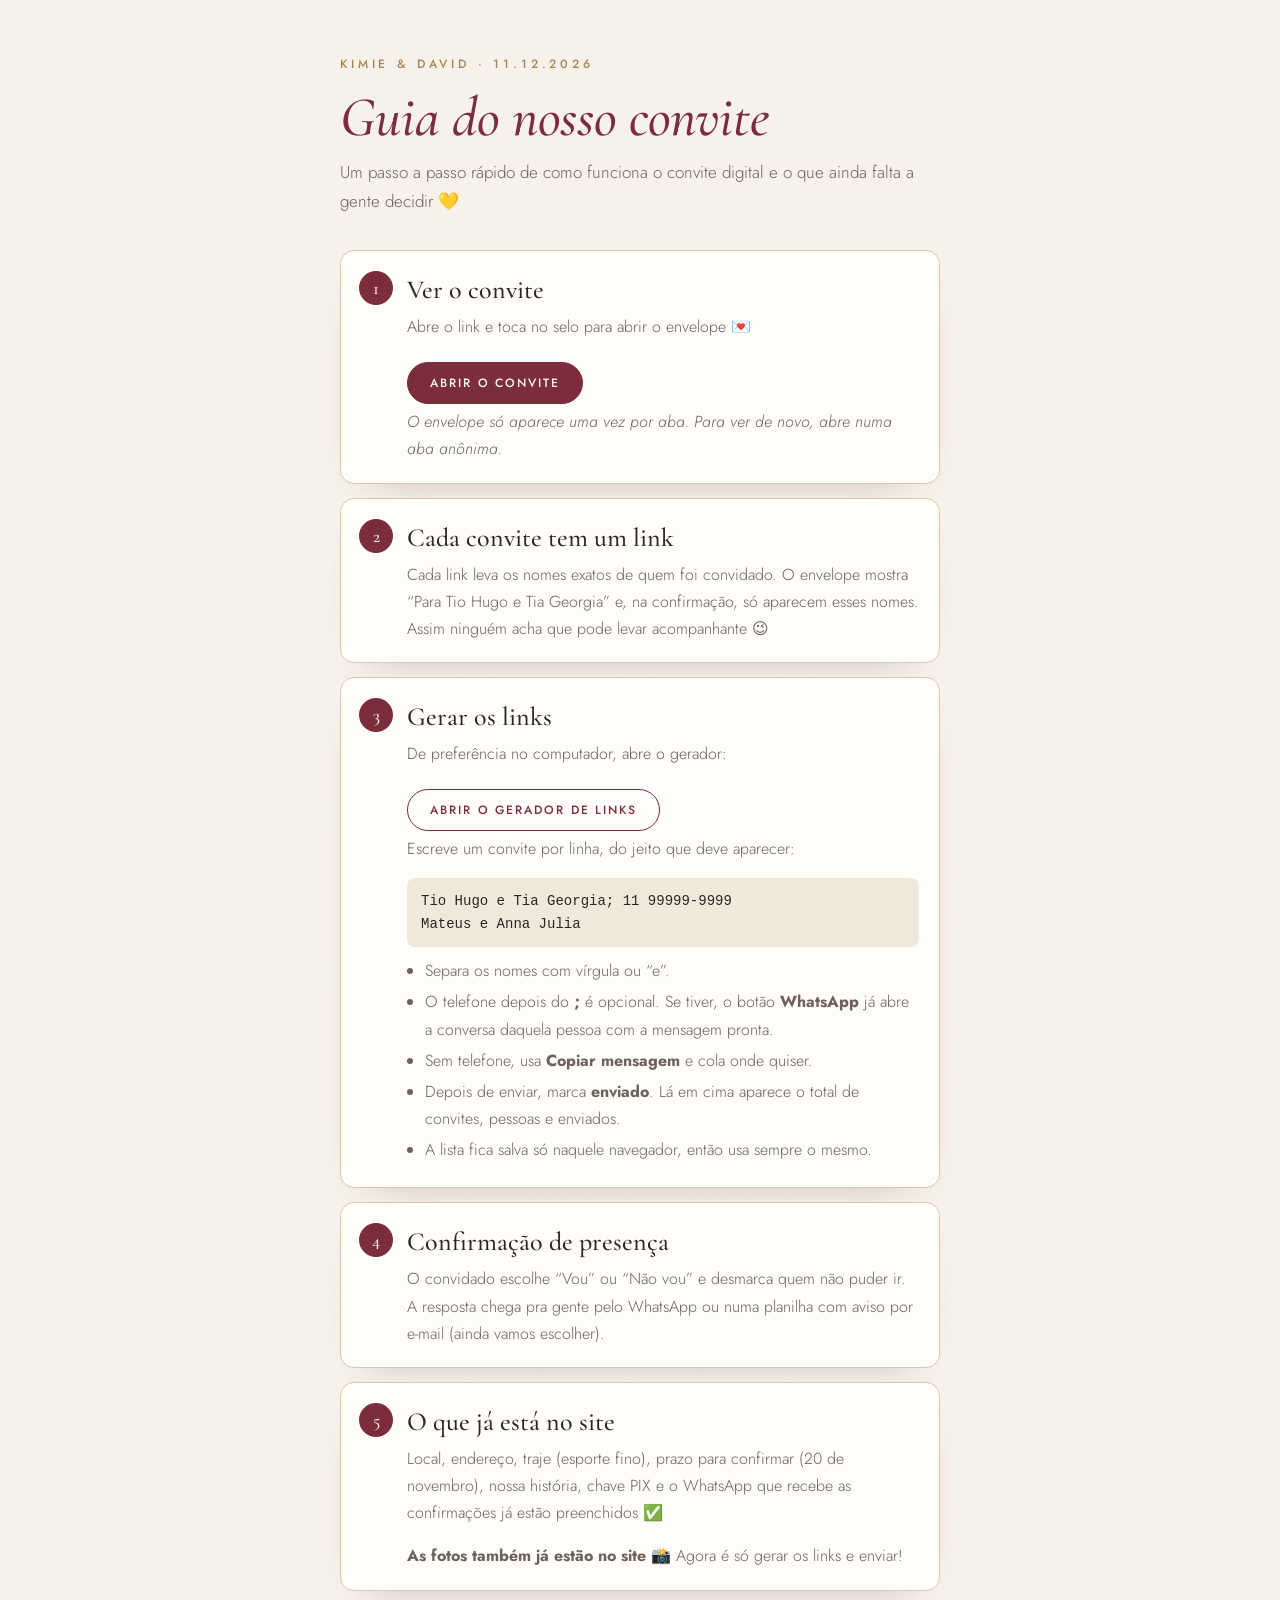
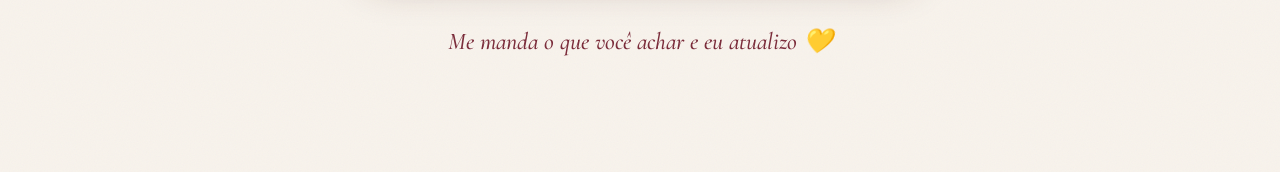
<file: guia/index.html>
<!doctype html>
<html lang="pt-BR">
<head>
<meta charset="utf-8">
<meta name="viewport" content="width=device-width, initial-scale=1">
<meta name="robots" content="noindex">
<meta name="color-scheme" content="light">
<title>Guia do convite</title>
<link rel="icon" href="data:image/svg+xml,<svg xmlns='http://www.w3.org/2000/svg' viewBox='0 0 100 100'><text y='.9em' font-size='90'>💌</text></svg>">
<link rel="stylesheet" href="https://fonts.googleapis.com/css2?family=Cormorant+Garamond:ital,wght@0,500;1,500&family=Jost:wght@300;400;500&display=swap">
<link rel="stylesheet" href="../style.css?v=9">
<style>
  .guia { max-width: 640px; margin: 0 auto; padding: 56px 20px 90px; }
  .guia h1 { font: italic 500 clamp(40px, 10vw, 56px)/1.1 var(--serif); color: var(--vinho); margin-bottom: 10px; }
  .intro { color: var(--tinta-2); margin-bottom: 34px; }
  .passo { position: relative; background: var(--cartao); border: 1px solid var(--ouro-claro); border-radius: 14px; padding: 22px 20px 20px 66px; margin-bottom: 14px; box-shadow: 0 18px 40px -32px rgba(70, 35, 25, .45); }
  .passo .n { position: absolute; left: 18px; top: 20px; width: 34px; height: 34px; border-radius: 50%; display: grid; place-items: center; background: var(--vinho); color: #FFF8F0; font: 500 18px/1 var(--serif); }
  .passo h2 { font-size: 26px; margin: 2px 0 8px; }
  .passo p, .passo li { color: var(--tinta-2); font-size: 16px; }
  .passo p:last-child { margin-bottom: 0; }
  .passo ul { margin: 0; padding-left: 18px; }
  .passo li { margin-bottom: 4px; }
  .passo pre { background: var(--papel-2); border-radius: 8px; padding: 12px 14px; font: 400 14px/1.6 ui-monospace, Menlo, monospace; white-space: pre-wrap; margin: 10px 0; color: var(--tinta); }
  .passo .botao { margin: 6px 0 4px; }
  .obs { font-size: 14px; font-style: italic; }
  .fim { text-align: center; margin-top: 34px; font: italic 500 24px/1.4 var(--serif); color: var(--vinho); }
</style>
</head>
<body>
<main class="guia">
  <p class="sobre" style="padding-left:0">Kimie &amp; David · 11.12.2026</p>
  <h1>Guia do nosso convite</h1>
  <p class="intro">Um passo a passo rápido de como funciona o convite digital e o que ainda falta a gente decidir 💛</p>

  <section class="passo"><span class="n">1</span>
    <h2>Ver o convite</h2>
    <p>Abre o link e toca no selo para abrir o envelope 💌</p>
    <a class="botao" href="../" target="_blank" rel="noopener">Abrir o convite</a>
    <p class="obs">O envelope só aparece uma vez por aba. Para ver de novo, abre numa aba anônima.</p>
  </section>

  <section class="passo"><span class="n">2</span>
    <h2>Cada convite tem um link</h2>
    <p>Cada link leva os nomes exatos de quem foi convidado. O envelope mostra “Para Tio Hugo e Tia Georgia” e, na confirmação, só aparecem esses nomes. Assim ninguém acha que pode levar acompanhante 😉</p>
  </section>

  <section class="passo"><span class="n">3</span>
    <h2>Gerar os links</h2>
    <p>De preferência no computador, abre o gerador:</p>
    <a class="botao botao-claro" href="../links.html" target="_blank" rel="noopener">Abrir o gerador de links</a>
    <p>Escreve um convite por linha, do jeito que deve aparecer:</p>
    <pre>Tio Hugo e Tia Georgia; 11 99999-9999
Mateus e Anna Julia</pre>
    <ul>
      <li>Separa os nomes com vírgula ou “e”.</li>
      <li>O telefone depois do <b>;</b> é opcional. Se tiver, o botão <b>WhatsApp</b> já abre a conversa daquela pessoa com a mensagem pronta.</li>
      <li>Sem telefone, usa <b>Copiar mensagem</b> e cola onde quiser.</li>
      <li>Depois de enviar, marca <b>enviado</b>. Lá em cima aparece o total de convites, pessoas e enviados.</li>
      <li>A lista fica salva só naquele navegador, então usa sempre o mesmo.</li>
    </ul>
  </section>

  <section class="passo"><span class="n">4</span>
    <h2>Confirmação de presença</h2>
    <p>O convidado escolhe “Vou” ou “Não vou” e desmarca quem não puder ir. A resposta chega pra gente pelo WhatsApp ou numa planilha com aviso por e-mail (ainda vamos escolher).</p>
  </section>

  <section class="passo"><span class="n">5</span>
    <h2>O que já está no site</h2>
    <p>Local, endereço, traje (esporte fino), prazo para confirmar (20 de novembro), nossa história, chave PIX e o WhatsApp que recebe as confirmações já estão preenchidos ✅</p>
    <p><b>As fotos também já estão no site</b> 📸 Agora é só gerar os links e enviar!</p>
  </section>

  <p class="fim">Me manda o que você achar e eu atualizo 💛</p>
</main>
</body>
</html>
</file>
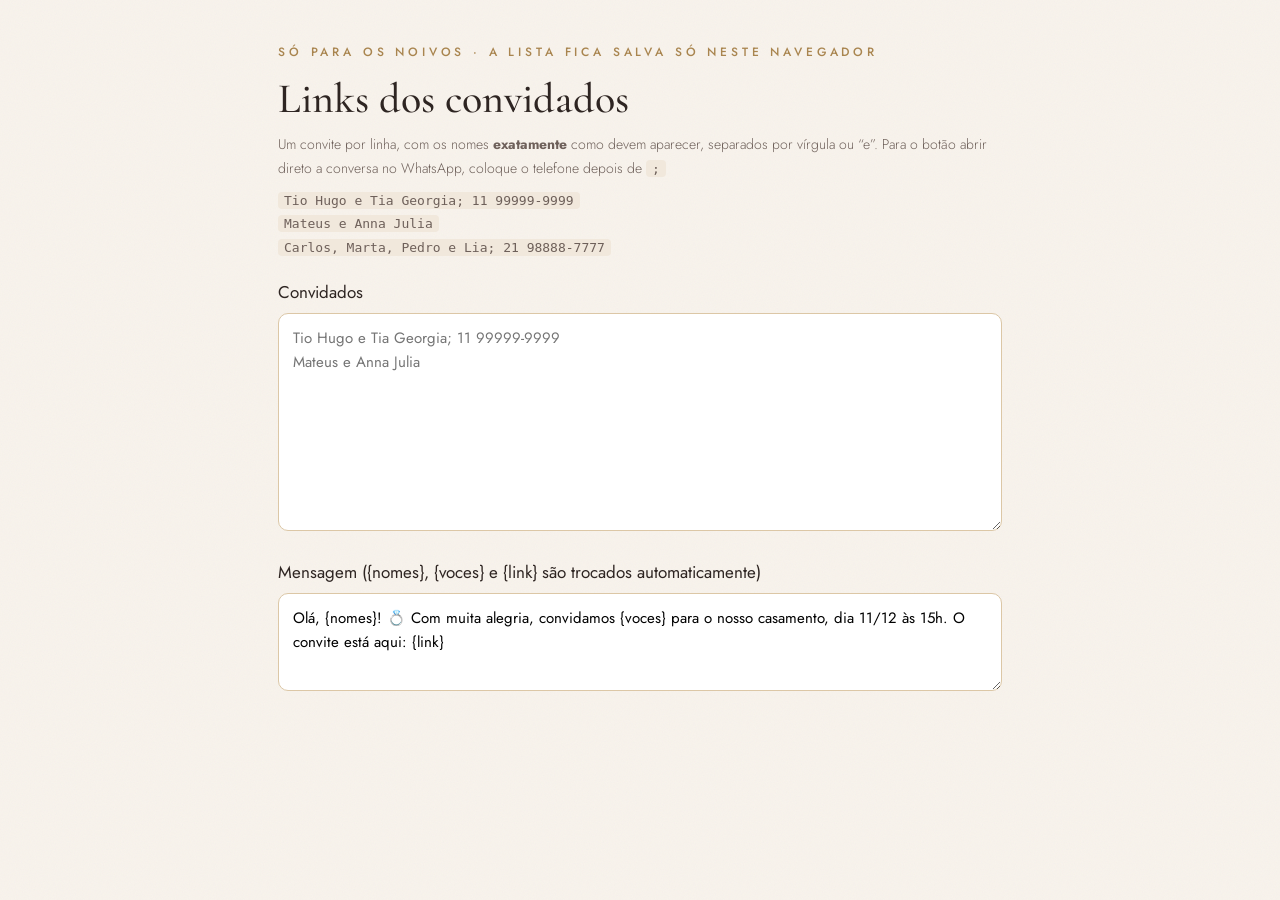
<file: links.html>
<!doctype html>
<html lang="pt-BR">
<head>
<meta charset="utf-8">
<meta name="viewport" content="width=device-width, initial-scale=1">
<meta name="robots" content="noindex">
<title>Links dos convidados</title>
<link rel="stylesheet" href="https://fonts.googleapis.com/css2?family=Cormorant+Garamond:ital,wght@0,500;1,500&family=Jost:wght@300;400;500&display=swap">
<link rel="stylesheet" href="style.css?v=9">
<style>
  .gerador { max-width: 760px; margin: 0 auto; padding: 44px 18px 90px; }
  .gerador h1 { font-size: 42px; margin-bottom: 10px; }
  .gerador textarea { width: 100%; padding: 12px 14px; font: 400 15px/1.6 var(--sans); border: 1px solid var(--ouro-claro); border-radius: 10px; background: #fff; }
  .gerador label { display: block; margin: 18px 0 6px; font-weight: 400; }
  .ajuda { font-size: 14px; color: var(--tinta-2); margin-bottom: 8px; }
  .ajuda code { background: var(--papel-2); padding: 1px 6px; border-radius: 4px; font-size: 13px; }
  .resumo { margin: 26px 0 12px; font: italic 500 22px/1.3 var(--serif); color: var(--vinho); }
  .lista { list-style: none; padding: 0; margin: 0; display: grid; gap: 10px; }
  .lista li { padding: 14px 16px; background: var(--cartao); border: 1px solid var(--ouro-claro); border-radius: 12px; transition: opacity .3s; }
  .lista li.enviado { opacity: .5; }
  .topo { display: flex; justify-content: space-between; align-items: baseline; gap: 10px; }
  .topo b { font-weight: 500; }
  .qtd { font-size: 13px; color: var(--tinta-2); white-space: nowrap; }
  .lista .link { display: block; margin: 4px 0 10px; font-size: 12px; color: var(--tinta-2); word-break: break-all; }
  .acoes { display: flex; flex-wrap: wrap; align-items: center; gap: 8px; }
  .acoes .botao { padding: 10px 14px; font-size: 11px; }
  .marcar { display: inline-flex !important; align-items: center; gap: 6px; margin: 0 0 0 auto !important; font-size: 13px; cursor: pointer; }
  .marcar input { width: 16px; height: 16px; accent-color: var(--vinho); }
</style>
</head>
<body>
<main class="gerador">
  <p class="sobre" style="padding-left:0">Só para os noivos · a lista fica salva só neste navegador</p>
  <h1>Links dos convidados</h1>
  <p class="ajuda">Um convite por linha, com os nomes <b>exatamente</b> como devem aparecer, separados por vírgula ou “e”. Para o botão abrir direto a conversa no WhatsApp, coloque o telefone depois de <code>;</code></p>
  <p class="ajuda"><code>Tio Hugo e Tia Georgia; 11 99999-9999</code><br><code>Mateus e Anna Julia</code><br><code>Carlos, Marta, Pedro e Lia; 21 98888-7777</code></p>
  <label for="lista">Convidados</label>
  <textarea id="lista" rows="8" placeholder="Tio Hugo e Tia Georgia; 11 99999-9999&#10;Mateus e Anna Julia"></textarea>
  <label for="msg">Mensagem ({nomes}, {voces} e {link} são trocados automaticamente)</label>
  <textarea id="msg" rows="3"></textarea>
  <p class="resumo" id="resumo"></p>
  <ul class="lista" id="saida"></ul>
</main>
<script>
  const MSG_PADRAO = 'Olá, {nomes}! 💍 Com muita alegria, convidamos {voces} para o nosso casamento, dia 11/12 às 15h. O convite está aqui: {link}';
  const base = new URL('./', location.href).href;
  const $ = (id) => document.getElementById(id);
  const guarda = {
    get: (k, padrao) => { try { return localStorage.getItem(k) ?? padrao; } catch (e) { return padrao; } },
    set: (k, v) => { try { localStorage.setItem(k, v); } catch (e) {} },
  };
  // Nomes codificados em base64 (não ficam legíveis na URL; é disfarce, não segurança)
  const b64 = (s) => btoa(String.fromCharCode(...new TextEncoder().encode(s))).replace(/\+/g, '-').replace(/\//g, '_').replace(/=+$/, '');
  const juntar = (l) => (l.length > 1 ? l.slice(0, -1).join(', ') + ' e ' + l[l.length - 1] : l[0] || '');
  let enviados;
  try { enviados = new Set(JSON.parse(guarda.get('enviados', '[]'))); } catch (e) { enviados = new Set(); }
  $('lista').value = guarda.get('lista', '');
  $('msg').value = guarda.get('msg', MSG_PADRAO);

  const resumo = (convites, pessoas) => {
    const env = document.querySelectorAll('.lista li.enviado').length;
    $('resumo').textContent = convites
      ? `${convites} ${convites > 1 ? 'convites' : 'convite'} · ${pessoas} ${pessoas > 1 ? 'pessoas' : 'pessoa'} · ${env} ${env === 1 ? 'enviado' : 'enviados'}`
      : '';
  };

  const gera = () => {
    guarda.set('lista', $('lista').value);
    guarda.set('msg', $('msg').value);
    const saida = $('saida');
    saida.innerHTML = '';
    let convites = 0, pessoas = 0;
    $('lista').value.split('\n').map((l) => l.trim()).filter(Boolean).forEach((linha) => {
      const [parteNomes, tel = ''] = linha.split(';');
      const nomes = parteNomes.split(/\s*,\s*|\s+e\s+/i).map((s) => s.trim()).filter(Boolean);
      if (!nomes.length) return;
      convites++;
      pessoas += nomes.length;
      const texto = juntar(nomes);
      const link = base + '?c=' + b64(nomes.join('|'));
      const msg = $('msg').value.split('{nomes}').join(texto).split('{voces}').join(nomes.length > 1 ? 'vocês' : 'você').split('{link}').join(link);
      let digitos = tel.replace(/\D/g, '');
      if (digitos && digitos.length <= 11) digitos = '55' + digitos;

      const li = document.createElement('li');
      li.innerHTML = '<div class="topo"><b></b><span class="qtd"></span></div><a class="link" target="_blank" rel="noopener"></a>'
        + '<div class="acoes"><a class="botao wa" target="_blank" rel="noopener">WhatsApp</a>'
        + '<button class="botao botao-claro copiar" type="button">Copiar mensagem</button>'
        + '<label class="marcar"><input type="checkbox"> enviado</label></div>';
      li.querySelector('b').textContent = texto;
      li.querySelector('.qtd').textContent = nomes.length + (nomes.length > 1 ? ' pessoas' : ' pessoa') + (digitos ? '' : ' · sem telefone');
      const a = li.querySelector('.link');
      a.href = link;
      a.textContent = link;
      const wa = li.querySelector('.wa');
      wa.href = 'https://wa.me/' + digitos + '?text=' + encodeURIComponent(msg);
      li.querySelector('.copiar').onclick = (e) => navigator.clipboard.writeText(msg).then(() => { e.target.textContent = 'Copiado ✓'; });
      const marca = li.querySelector('.marcar input');
      const marcar = (v) => {
        if (v) enviados.add(texto); else enviados.delete(texto);
        guarda.set('enviados', JSON.stringify([...enviados]));
        marca.checked = v;
        li.classList.toggle('enviado', v);
        resumo(convites, pessoas);
      };
      marca.checked = enviados.has(texto);
      li.classList.toggle('enviado', marca.checked);
      marca.onchange = () => marcar(marca.checked);
      wa.addEventListener('click', () => marcar(true));
      saida.appendChild(li);
    });
    resumo(convites, pessoas);
  };
  $('lista').addEventListener('input', gera);
  $('msg').addEventListener('input', gera);
  gera();
</script>
</body>
</html>
</file>
<file: style.css>
/* Convite de casamento — Kimie & David · 11.12.2026 */
:root {
  --papel: #F8F3EC;
  --papel-2: #F1E8DC;
  --cartao: #FFFDF9;
  --tinta: #2E2522;
  --tinta-2: #6E605A;
  --vinho: #7B2D3B;
  --vinho-2: #5A1E29;
  --ouro: #A9854F;
  --ouro-claro: #DCC7A6;
  --serif: 'Cormorant Garamond', Georgia, 'Times New Roman', serif;
  --sans: 'Jost', system-ui, -apple-system, 'Segoe UI', sans-serif;
  --suave: cubic-bezier(.2, .8, .2, 1);
  --atraso: 2.3s; /* quando a capa começa a animar (depois do envelope) */
  --grao: url("data:image/svg+xml,%3Csvg xmlns='http://www.w3.org/2000/svg' width='160' height='160'%3E%3Cfilter id='g'%3E%3CfeTurbulence type='fractalNoise' baseFrequency='.85' numOctaves='3' stitchTiles='stitch'/%3E%3C/filter%3E%3Crect width='100%25' height='100%25' filter='url(%23g)' opacity='.045'/%3E%3C/svg%3E");
}
.direto { --atraso: .25s; }

*, *::before, *::after { box-sizing: border-box; }
[hidden] { display: none !important; }
html { -webkit-text-size-adjust: 100%; -webkit-tap-highlight-color: transparent; }
html.js:not(.aberto), html.lb-aberto { overflow: hidden; }
body { margin: 0; background: var(--grao), var(--papel); color: var(--tinta); font: 300 17px/1.7 var(--sans); -webkit-font-smoothing: antialiased; }
img { display: block; max-width: 100%; }
h1, h2, h3 { font-family: var(--serif); font-weight: 500; line-height: 1.15; margin: 0; }
a { color: inherit; }
p { margin: 0 0 1em; }
button { font: inherit; color: inherit; }
.sobre { font: 500 12px/1.4 var(--sans); letter-spacing: .32em; padding-left: .32em; text-transform: uppercase; color: var(--ouro); margin: 0 0 14px; }
.texto { color: var(--tinta-2); }
/* Destaca o que ainda falta preencher (valores entre [colchetes]) */
.todo { background: rgba(169, 133, 79, .16); outline: 1px dashed var(--ouro); outline-offset: 2px; border-radius: 3px; }
.link-sutil { background: none; border: 0; padding: 0; cursor: pointer; color: var(--vinho); text-decoration: underline; text-decoration-color: rgba(123, 45, 59, .35); text-underline-offset: 4px; transition: text-decoration-color .3s; }
.link-sutil:hover { text-decoration-color: currentColor; }

.progresso { position: fixed; top: 0; left: 0; right: 0; height: 2px; z-index: 90; background: linear-gradient(90deg, var(--ouro-claro), var(--ouro), var(--vinho)); transform-origin: 0 50%; transform: scaleX(0); pointer-events: none; }
.petalas { position: fixed; inset: 0; width: 100%; height: 100%; z-index: 150; pointer-events: none; }
.ramo { position: absolute; width: 92px; height: 154px; color: var(--ouro); opacity: .45; stroke-dasharray: 1; stroke-dashoffset: 0; pointer-events: none; }

/* ---------- Envelope ---------- */
.envelope { display: none; }
.js .envelope {
  display: flex; align-items: center; justify-content: center;
  position: fixed; inset: 0; z-index: 100; overflow: hidden;
  background: var(--grao), radial-gradient(120% 90% at 50% 35%, #FBF7F1, #EADFCF);
  transition: opacity .8s ease 2.15s, visibility 0s linear 2.95s;
}
.direto .envelope { display: none; }
.aberto .envelope { opacity: 0; visibility: hidden; }
.ramo-env { width: 120px; height: 200px; animation: desenha 3.2s ease-in-out .2s both; }
.ramo-env.e { left: -18px; bottom: -14px; transform: rotate(18deg); }
.ramo-env.d { right: -18px; top: -10px; transform: rotate(198deg); }
.env-cena { display: flex; flex-direction: column; align-items: center; text-align: center; padding: 24px; }
.env-sobre, .para, .dica { transition: opacity .5s ease; }
.env-sobre { margin-bottom: 36px; }
.para { font: italic 500 26px/1.3 var(--serif); color: var(--tinta); margin: 38px 0 4px; }
.dica { font-size: 12px; letter-spacing: .24em; padding-left: .24em; text-transform: uppercase; color: var(--tinta-2); margin: 8px 0 0; animation: piscar 2.4s ease-in-out infinite; }
.para[hidden] + .dica { margin-top: 38px; }
@keyframes piscar { 50% { opacity: .45; } }
.aberto .env-sobre, .aberto .para, .aberto .dica { opacity: 0; animation: none; }

.env-obj { position: relative; width: min(84vw, 420px); aspect-ratio: 1.45; perspective: 1100px; }
.env-fundo, .env-frente, .env-aba { position: absolute; left: 0; right: 0; transition: transform .8s cubic-bezier(.6, 0, .4, 1) 1.9s, opacity .5s ease 2.05s; }
.env-fundo { top: 0; bottom: 0; border-radius: 6px; background: linear-gradient(160deg, #E2D1B9, #D6C2A6); box-shadow: 0 32px 60px -30px rgba(80, 50, 30, .55); }
.env-carta {
  position: absolute; left: 6%; right: 6%; top: 6%; height: 88%; z-index: 2;
  display: flex; flex-direction: column; align-items: center; justify-content: center; gap: 2px;
  background: var(--grao), #FFFDF8; border-radius: 4px; box-shadow: 0 2px 12px rgba(80, 50, 30, .14);
}
.carta-mono { font: italic 400 36px/1 var(--serif); color: var(--vinho); }
.carta-mono em { color: var(--ouro); font-size: .8em; }
.carta-nomes { font: 500 10px/1.4 var(--sans); letter-spacing: .32em; text-transform: uppercase; color: var(--tinta-2); margin-top: 8px; }
.carta-data { font: 400 17px/1.2 var(--serif); letter-spacing: .2em; color: var(--ouro); }
.env-frente { top: 0; bottom: 0; z-index: 3; border-radius: 6px; background: linear-gradient(180deg, #EFE3D1, #E6D7C1); clip-path: polygon(0 0, 50% 54%, 100% 0, 100% 100%, 0 100%); }
.env-frente::after {
  content: ''; position: absolute; inset: 0;
  background:
    linear-gradient(to top right, transparent calc(50% - .6px), rgba(110, 80, 50, .18) 50%, transparent calc(50% + .6px)),
    linear-gradient(to top left, transparent calc(50% - .6px), rgba(110, 80, 50, .18) 50%, transparent calc(50% + .6px));
}
.env-aba {
  top: 0; height: 60%; z-index: 4;
  background: linear-gradient(180deg, #F5ECE0, #E4D4BE);
  clip-path: polygon(0 0, 100% 0, 50% 100%);
  transform-origin: 50% 0;
  transition: transform .8s cubic-bezier(.6, 0, .3, 1) .3s, z-index 0s linear .7s, opacity .5s ease 2.05s;
}
.selo, .selo-metade, .selo-sombra { position: absolute; left: 50%; top: 56%; width: 76px; height: 76px; margin: -38px 0 0 -38px; }
.selo { z-index: 6; padding: 0; border: 0; background: none; cursor: pointer; border-radius: 50%; }
.selo:focus-visible { outline: 2px solid var(--vinho); outline-offset: 6px; }
.selo-sombra { z-index: 4; border-radius: 50%; background: rgba(70, 20, 25, .35); filter: blur(8px); transform: translateY(7px) scale(.92); transition: opacity .3s; }
/* pulsa usa "scale" (não "transform") para não brigar com a transição de abertura */
@keyframes pulsa { 50% { scale: 1.07; } }
.selo-metade {
  z-index: 5; display: flex; align-items: center; justify-content: center;
  border-radius: 48% 52% 50% 50% / 52% 48% 52% 48%;
  background: radial-gradient(circle at 35% 30%, #B4505E, #7B2D3B 55%, #561A25);
  box-shadow: inset 0 0 0 5px rgba(255, 255, 255, .06), inset 0 -5px 10px rgba(0, 0, 0, .25);
  color: #F4DCCB; font: italic 500 25px/1 var(--serif);
  animation: pulsa 2.4s ease-in-out infinite;
}
.selo-metade em { font-size: .75em; color: var(--ouro-claro); }
/* Rachadura horizontal: a parte de cima gira junto com a aba (mesmo eixo, no topo do envelope)
   e some ao virar; a de baixo fica no envelope e desce com ele. */
.selo-metade.cima {
  clip-path: polygon(0 0, 100% 0, 100% 52%, 85% 58%, 70% 51%, 52% 60%, 34% 52%, 17% 59%, 0 53%);
  -webkit-backface-visibility: hidden; backface-visibility: hidden;
  transition: transform .8s cubic-bezier(.6, 0, .3, 1) .3s;
}
.selo-metade.baixo {
  clip-path: polygon(0 53%, 17% 59%, 34% 52%, 52% 60%, 70% 51%, 85% 58%, 100% 52%, 100% 100%, 0 100%);
  transition: transform .8s cubic-bezier(.6, 0, .4, 1) 1.9s, opacity .5s ease 2.05s;
}

.aberto .selo { pointer-events: none; }
.aberto .selo-sombra { opacity: 0; }
.aberto .selo-metade { animation: none; }
.aberto .selo-metade.cima { transform: rotateX(180deg); transform-origin: 50% calc(38px - min(84vw, 420px) * .3862); }
.aberto .selo-metade.baixo { transform: translateY(calc(min(84vw, 420px) * .3103)); opacity: 0; }
.aberto .env-aba { transform: rotateX(180deg); z-index: 1; opacity: 0; }
.aberto .env-fundo, .aberto .env-frente { transform: translateY(45%); opacity: 0; }
.aberto .env-carta { animation: carta 1.9s .95s forwards; }
@keyframes carta {
  0% { transform: translateY(0); animation-timing-function: cubic-bezier(.25, .8, .25, 1); }
  50% { transform: translateY(-64%); opacity: 1; animation-timing-function: cubic-bezier(.6, 0, .4, 1); }
  100% { transform: translateY(-48%) scale(1.7); opacity: 0; }
}

/* ---------- Capa ---------- */
.hero { position: relative; min-height: 100vh; min-height: 100svh; overflow: hidden; display: flex; flex-direction: column; justify-content: flex-end; align-items: center; padding: 0 20px 16vh; text-align: center; color: #FFF8F0; background: #2A1A16; }
.hero-midia, .hero picture, .hero img { position: absolute; inset: 0; width: 100%; height: 100%; }
.hero-midia { will-change: transform; }
.hero img { object-fit: cover; object-position: center 30%; }
.hero::after { content: ''; position: absolute; inset: 0; pointer-events: none; background: linear-gradient(180deg, rgba(25, 12, 10, .3) 0%, rgba(25, 12, 10, 0) 32%, rgba(25, 12, 10, .75) 100%); }
.aberto .hero img { animation: zoom 10s ease-out both; }
.hero-texto { position: relative; z-index: 1; }
.hero .sobre { color: var(--ouro-claro); }
.hero-nomes { font-size: clamp(44px, 13.5vw, 124px); font-weight: 400; letter-spacing: .01em; text-shadow: 0 2px 24px rgba(0, 0, 0, .25); }
.hero-nomes .l, .hero-nomes .ecom { display: inline-block; }
.hero-nomes .ecom { color: var(--ouro-claro); }
.floreio { display: block; width: min(64vw, 300px); height: auto; margin: 2px auto 14px; fill: none; stroke: var(--ouro-claro); stroke-width: 1.2; stroke-linecap: round; stroke-dasharray: 1; stroke-dashoffset: 0; }
.hero-data { font: 400 clamp(22px, 5.5vw, 30px)/1 var(--serif); letter-spacing: .28em; padding-left: .28em; margin: 0 0 10px; }
.hero-hora { font-size: 12px; letter-spacing: .3em; padding-left: .3em; text-transform: uppercase; opacity: .9; margin: 0; }
.rolar { position: absolute; bottom: 22px; left: 50%; z-index: 1; margin-left: -15px; color: #FFF8F0; }

.aberto .hero-sobre { animation: sobe 1s var(--suave) calc(var(--atraso) + .05s) both; }
.aberto .hero-nomes .l { animation: letra 1.2s var(--suave) calc(var(--atraso) + var(--i) * 65ms) both; }
.aberto .hero-nomes .ecom { animation: ecom 1.5s var(--suave) calc(var(--atraso) + .3s) both; }
.aberto .floreio { animation: desenha 1.8s ease-in-out calc(var(--atraso) + .85s) both; }
.aberto .hero-data { animation: sobe 1s var(--suave) calc(var(--atraso) + 1.2s) both; }
.aberto .hero-hora { animation: sobe 1s var(--suave) calc(var(--atraso) + 1.4s) both; }
.aberto .rolar { animation: sobe 1s var(--suave) calc(var(--atraso) + 1.9s) both, quica 2.2s ease-in-out calc(var(--atraso) + 3s) infinite; }
@keyframes zoom { from { transform: scale(1.15); } to { transform: scale(1); } }
@keyframes sobe { from { opacity: 0; transform: translateY(22px); } }
@keyframes letra { from { opacity: 0; transform: translateY(45%) rotate(10deg); filter: blur(12px); } }
@keyframes ecom { from { opacity: 0; transform: scale(.2) rotate(-60deg); } }
@keyframes desenha { from { stroke-dashoffset: 1; } to { stroke-dashoffset: 0; } }
@keyframes quica { 50% { transform: translateY(7px); } }

/* Capa (foto na neve): no celular o texto fica no céu, no alto; no computador, à direita */
@media (max-aspect-ratio: 1/1) {
  .hero { justify-content: flex-start; padding: calc(10vh + env(safe-area-inset-top)) 20px 0; }
  .hero img { object-position: 25% 50%; }
  .hero::after { background: linear-gradient(180deg, rgba(25, 12, 10, .62) 0%, rgba(25, 12, 10, .3) 30%, rgba(25, 12, 10, 0) 52%, rgba(25, 12, 10, 0) 82%, rgba(25, 12, 10, .3) 100%); }
}
@media (min-aspect-ratio: 1/1) {
  .hero { justify-content: center; align-items: flex-end; padding: 0 6vw; }
  .hero-texto { width: min(48vw, 640px); }
  .hero-nomes { font-size: clamp(44px, 6.4vw, 104px); }
  .hero::after { background: linear-gradient(90deg, rgba(25, 12, 10, 0) 30%, rgba(25, 12, 10, .5) 62%, rgba(25, 12, 10, .62) 100%); }
}

/* Foto do pedido, em moldura de polaroid dentro da história */
.lt-foto { max-width: 300px; margin: 18px 0 4px; padding: 10px 10px 0; background: #fff; border-radius: 3px; box-shadow: 0 18px 36px -18px rgba(70, 35, 25, .45); transform: rotate(-2deg); }
.lt-foto img { width: 100%; height: auto; border-radius: 2px; }
.lt-foto figcaption { padding: 8px 4px 12px; text-align: center; font: italic 500 19px/1.2 var(--serif); color: var(--vinho); }

/* ---------- Seções ---------- */
.secao { position: relative; padding: clamp(80px, 14vw, 132px) 22px; text-align: center; }
.secao > * { max-width: 640px; margin-left: auto; margin-right: auto; }
.secao h2 { font-size: clamp(32px, 7.6vw, 50px); margin-bottom: 20px; }
.alt { background: var(--grao), var(--papel-2); }
.dividir .m { display: inline-block; overflow: hidden; vertical-align: top; padding: 0 .06em .12em; margin: 0 -.06em -.12em; }
.dividir .mi { display: inline-block; }

.convite { overflow: hidden; }
.ramo-canto { width: 110px; height: 184px; opacity: .35; }
.ramo-canto.e { left: -18px; top: 30px; transform: rotate(-12deg); }
.ramo-canto.d { right: -18px; bottom: 30px; transform: rotate(168deg); }
.saudacao { font: italic 500 clamp(28px, 7vw, 38px)/1.2 var(--serif); color: var(--vinho); margin-bottom: 18px; }
.convite h2 { font-weight: 400; font-style: italic; }
.ornamento { display: flex; align-items: center; justify-content: center; gap: 14px; color: var(--ouro); margin: 28px auto; }
.ornamento span { height: 1px; width: 70px; background: currentColor; opacity: .55; }
.assinatura { font: italic 500 30px/1 var(--serif); color: var(--vinho); margin: 28px auto 0; }

.contagem { background: var(--grao), var(--vinho); color: var(--papel); padding-top: 64px; padding-bottom: 70px; overflow: hidden; }
.contagem .sobre { color: var(--ouro-claro); }
.relogio { display: grid; grid-template-columns: repeat(4, 1fr); max-width: 440px; }
.unidade { display: flex; flex-direction: column; align-items: center; }
.unidade + .unidade { border-left: 1px solid rgba(220, 199, 166, .28); }
.num { position: relative; display: block; height: 1em; min-width: 1.2em; overflow: hidden; font: 400 clamp(42px, 11.5vw, 64px)/1 var(--serif); font-variant-numeric: lining-nums tabular-nums; }
.dig { display: block; }
.dig.entra { animation: dig-entra .7s var(--suave); }
.dig.sai { position: absolute; left: 0; right: 0; top: 0; animation: dig-sai .7s var(--suave) forwards; }
@keyframes dig-entra { from { transform: translateY(80%); opacity: 0; filter: blur(4px); } }
@keyframes dig-sai { to { transform: translateY(-80%); opacity: 0; filter: blur(4px); } }
.unidade small { font-size: 11px; letter-spacing: .24em; text-transform: uppercase; opacity: .8; margin-top: 10px; }
.contagem-fim { font: italic 500 36px/1.2 var(--serif); margin: 0 auto; }

.linha-tempo { position: relative; text-align: left; max-width: 520px; margin-top: 44px; }
.lt-trilho { position: absolute; left: 7px; top: 8px; bottom: 34px; width: 1px; background: rgba(220, 199, 166, .5); }
.lt-progresso { position: absolute; inset: 0; background: linear-gradient(var(--ouro), var(--vinho)); transform-origin: 50% 0; }
.lt-item { position: relative; padding: 0 0 36px 42px; }
.lt-item::before { content: ''; position: absolute; left: 0; top: 4px; width: 15px; height: 15px; border-radius: 50%; background: var(--papel); border: 1px solid var(--ouro); transition: background .5s, border-color .5s, transform .5s var(--suave), box-shadow .5s; }
.lt-item.ativo::before { background: var(--ouro); transform: scale(1.2); box-shadow: 0 0 0 6px rgba(169, 133, 79, .15); }
.lt-item.final.ativo::before { background: var(--vinho); border-color: var(--vinho); box-shadow: 0 0 0 6px rgba(123, 45, 59, .15); }
.ano { font: 500 12px/1 var(--sans); letter-spacing: .24em; color: var(--ouro); }
.lt-item h3 { font-size: 27px; margin: 8px 0 6px; }
.lt-item p { margin: 0; color: var(--tinta-2); }

.galeria { display: grid; grid-template-columns: 1fr 1fr; grid-auto-rows: clamp(140px, 30vw, 240px); grid-auto-flow: dense; gap: 10px; max-width: 780px; margin-top: 36px; }
.foto { position: relative; display: block; padding: 0; border: 0; border-radius: 6px; overflow: hidden; cursor: zoom-in; background: var(--ouro-claro); }
.foto.v { grid-row: span 2; }
.foto img { width: 100%; height: 100%; object-fit: cover; transition: transform .9s var(--suave); }
.foto:hover img { transform: scale(1.06); }
.foto:focus-visible { outline: 2px solid var(--vinho); outline-offset: 3px; }
.galeria-dica { font-size: 13px; color: var(--tinta-2); margin-top: 18px; letter-spacing: .04em; }

.cartao { display: grid; background: var(--cartao); border: 1px solid var(--ouro-claro); border-radius: 10px; overflow: hidden; margin-top: 34px; box-shadow: 0 24px 48px -30px rgba(70, 35, 25, .35); }
.cartao-data { display: flex; flex-direction: column; align-items: center; justify-content: center; gap: 4px; padding: 28px 20px; background: var(--grao), var(--vinho); color: var(--papel); }
.mini { font-size: 12px; letter-spacing: .28em; padding-left: .28em; text-transform: uppercase; }
.dia { font: 400 80px/1 var(--serif); font-variant-numeric: lining-nums; }
.hora { color: var(--ouro-claro); margin-top: 8px; }
.cartao-local { padding: 30px 22px 32px; }
.cartao-local h3 { font-size: 30px; }
.cartao-local p { color: var(--tinta-2); margin: 10px 0 24px; }
.botoes { display: flex; flex-wrap: wrap; justify-content: center; gap: 10px; }
.infos { display: grid; grid-template-columns: 1fr 1fr; gap: 12px; margin-top: 14px; }
.infos > div { background: var(--cartao); border: 1px solid var(--ouro-claro); border-radius: 10px; padding: 20px 12px; }
.infos h3 { font: 500 11px/1.4 var(--sans); letter-spacing: .26em; text-transform: uppercase; color: var(--ouro); margin-bottom: 8px; }
.infos p { font: 500 22px/1.25 var(--serif); margin: 0; }
@media (min-width: 640px) {
  .cartao { grid-template-columns: 210px 1fr; text-align: left; }
  .cartao-local { padding: 38px 36px; align-self: center; }
  .botoes { justify-content: flex-start; }
}

.botao {
  position: relative; overflow: hidden; display: inline-flex; align-items: center; justify-content: center; gap: 8px;
  padding: 14px 22px; border: 1px solid var(--vinho); border-radius: 999px; background: var(--vinho); color: #FFF8F0;
  cursor: pointer; text-decoration: none; font: 500 12px/1 var(--sans); letter-spacing: .16em; text-transform: uppercase;
  transition: background .3s, transform .2s, box-shadow .3s;
}
.botao:hover { background: var(--vinho-2); box-shadow: 0 10px 22px -12px rgba(123, 45, 59, .7); }
.botao:active { transform: scale(.97); }
.botao:disabled { opacity: .6; cursor: wait; }
.botao-claro { background: transparent; color: var(--vinho); }
.botao-claro:hover { background: rgba(123, 45, 59, .07); box-shadow: none; }
.onda { position: absolute; border-radius: 50%; background: rgba(255, 255, 255, .45); transform: scale(0); animation: onda .65s ease-out forwards; pointer-events: none; }
.botao-claro .onda { background: rgba(123, 45, 59, .18); }
@keyframes onda { to { transform: scale(1); opacity: 0; } }

/* ---------- RSVP ---------- */
.rsvp-cena { max-width: 470px; margin-top: 32px; perspective: 1600px; }
.rsvp-cartao { display: grid; transform-style: preserve-3d; transition: transform 1.1s cubic-bezier(.7, 0, .2, 1); }
.rsvp-cartao > * { grid-area: 1 / 1; -webkit-backface-visibility: hidden; backface-visibility: hidden; }
.virado .rsvp-cartao { transform: rotateY(180deg); }
.form, .rsvp-verso { background: var(--cartao); border: 1px solid var(--ouro-claro); border-radius: 14px; box-shadow: 0 24px 50px -32px rgba(70, 35, 25, .45); }
.form { display: grid; gap: 20px; text-align: left; padding: 26px 20px 24px; }
.rsvp-verso { transform: rotateY(180deg); display: flex; flex-direction: column; align-items: center; justify-content: center; text-align: center; padding: 30px 22px; }
.verso-icone { font-size: 50px; line-height: 1; margin-bottom: 16px; }
.virado .verso-icone { animation: bater 1.2s ease-in-out 1s 2; }
@keyframes bater { 30% { transform: scale(1.25); } 60% { transform: scale(.95); } }
.obrigado-titulo { font: italic 500 34px/1.2 var(--serif); color: var(--vinho); margin-bottom: 8px; }
#obrigado-texto { color: var(--tinta-2); margin-bottom: 18px; }
.campo { display: grid; gap: 8px; font-size: 15px; font-weight: 400; }
.form small { color: var(--tinta-2); font-weight: 300; }
.form input:not([type=radio]), .form textarea {
  width: 100%; padding: 13px 14px; border: 1px solid var(--ouro-claro); border-radius: 10px; background: #fff;
  color: var(--tinta); font: 400 16px/1.4 var(--sans); -webkit-appearance: none; appearance: none; transition: border-color .3s, box-shadow .3s;
}
.form input:not([type=radio]):focus, .form textarea:focus { outline: none; border-color: var(--vinho); box-shadow: 0 0 0 4px rgba(123, 45, 59, .1); }
.form input.erro { border-color: var(--vinho); animation: treme .4s; }
@keyframes treme { 25% { transform: translateX(-6px); } 75% { transform: translateX(6px); } }
.escolhas { display: grid; grid-template-columns: 1fr 1fr; gap: 10px; }
.escolha {
  position: relative; display: flex; flex-direction: column; align-items: center; gap: 8px; padding: 16px 8px 14px;
  border: 1px solid var(--ouro-claro); border-radius: 12px; background: #fff; cursor: pointer; text-align: center;
  font-size: 14px; font-weight: 400; line-height: 1.3; transition: border-color .3s, background .3s, transform .4s var(--suave), box-shadow .3s;
}
.escolha input { position: absolute; opacity: 0; pointer-events: none; }
.escolha-icone { font-size: 28px; line-height: 1; transition: transform .5s var(--suave); }
.escolha.marcada { border-color: var(--vinho); background: #FBF1F0; box-shadow: 0 12px 24px -16px rgba(123, 45, 59, .7); transform: translateY(-3px); }
.escolha.marcada .escolha-icone { transform: scale(1.22) rotate(-8deg); }
.escolha:focus-within { outline: 2px solid rgba(123, 45, 59, .4); outline-offset: 2px; }
.nao-vai .so-sim { display: none; }
.contador { display: flex; align-items: center; justify-content: space-between; border: 1px solid var(--ouro-claro); border-radius: 999px; background: #fff; padding: 6px; }
.contador button { width: 44px; height: 44px; border-radius: 50%; border: 0; background: var(--papel-2); color: var(--vinho); font-size: 22px; line-height: 1; cursor: pointer; transition: background .2s, transform .15s; }
.contador button:hover { background: var(--ouro-claro); }
.contador button:active { transform: scale(.9); }
.contador button:disabled { opacity: .35; cursor: default; }
.contador output { display: inline-block; min-width: 2ch; text-align: center; font: 500 28px/1 var(--serif); font-variant-numeric: lining-nums; }
.rsvp-verso .botao { margin-bottom: 18px; }
.contador output.pulo { animation: pulo .35s var(--suave); }
@keyframes pulo { 40% { transform: scale(1.4); } }
.botao-grande { width: 100%; padding: 18px; font-size: 13px; margin-top: 4px; }
.quem { border: 0; margin: 0; padding: 0; min-width: 0; }
.quem legend { padding: 0; margin-bottom: 8px; font-size: 15px; font-weight: 400; }
.quem-lista { display: grid; gap: 8px; margin-bottom: 8px; }
.quem-lista.erro { animation: treme .4s; }
.pessoa { position: relative; display: flex; align-items: center; gap: 12px; padding: 12px 14px; border: 1px solid var(--ouro-claro); border-radius: 10px; background: #fff; cursor: pointer; font-size: 15px; font-weight: 400; opacity: .6; transition: border-color .3s, background .3s, opacity .3s; }
.pessoa input { position: absolute; opacity: 0; pointer-events: none; }
.pessoa .check { position: relative; flex: none; width: 22px; height: 22px; border-radius: 50%; border: 1px solid var(--ouro); transition: background .3s, border-color .3s, transform .4s var(--suave); }
.pessoa .check::after { content: ''; position: absolute; left: 7px; top: 3px; width: 6px; height: 11px; border: solid #fff; border-width: 0 2px 2px 0; transform: rotate(45deg) scale(0); transition: transform .35s var(--suave); }
.pessoa.marcada { opacity: 1; border-color: var(--vinho); background: #FBF1F0; }
.pessoa.marcada .check { background: var(--vinho); border-color: var(--vinho); transform: scale(1.08); }
.pessoa.marcada .check::after { transform: rotate(45deg) scale(1); }
.pessoa:focus-within { outline: 2px solid rgba(123, 45, 59, .4); outline-offset: 2px; }
.quem small { font-size: 15px; font-weight: 400; color: var(--tinta); }

/* ---------- Presentes (discreto) ---------- */
.presentes { max-width: 520px; margin: 0 auto; padding: 0 24px 96px; text-align: center; font-size: 17px; font-weight: 400; line-height: 1.8; color: var(--tinta); }
.presentes .ornamento { margin: 0 auto 22px; }
.presentes .ornamento span { width: 40px; }
.presentes p { margin: 0; }
.pix-painel { display: grid; grid-template-rows: 0fr; opacity: 0; transition: grid-template-rows .6s var(--suave), opacity .6s ease; }
.pix-painel.aberto { grid-template-rows: 1fr; opacity: 1; }
.pix-dentro { overflow: hidden; min-height: 0; }
.pix-conteudo { display: flex; flex-direction: column; align-items: center; gap: 4px; padding-top: 12px; }
.pix-linha { display: inline-flex; flex-wrap: wrap; align-items: center; justify-content: center; gap: 10px; }
.pix-linha code { font: 400 13px/1.4 ui-monospace, 'SF Mono', Menlo, monospace; letter-spacing: .04em; color: #B3A9A2; word-break: break-all; }
.pix-copiar { background: none; border: 1px solid var(--ouro-claro); border-radius: 999px; padding: 2px 12px; font-size: 12px; letter-spacing: .08em; color: var(--vinho); cursor: pointer; transition: background .3s, border-color .3s; }
.pix-copiar:hover { background: rgba(123, 45, 59, .06); border-color: var(--vinho); }
.presentes small { font-size: 14px; }

.toast { position: fixed; left: 50%; bottom: calc(24px + env(safe-area-inset-bottom)); z-index: 210; transform: translate(-50%, 20px); opacity: 0; pointer-events: none; padding: 10px 18px; border-radius: 999px; background: rgba(46, 37, 34, .92); color: #FFF8F0; font-size: 13px; letter-spacing: .04em; transition: opacity .35s, transform .35s var(--suave); }
.toast.mostrar { opacity: 1; transform: translate(-50%, 0); }

/* ---------- Lightbox ---------- */
.lightbox { position: fixed; inset: 0; z-index: 200; display: flex; align-items: center; justify-content: center; background: rgba(20, 12, 10, .92); animation: lb-fundo .35s ease; touch-action: pan-y; }
.lightbox.saindo { animation: lb-fundo .3s ease reverse forwards; }
@keyframes lb-fundo { from { opacity: 0; } }
.lb-img { max-width: 92vw; max-height: 84vh; border-radius: 6px; box-shadow: 0 30px 60px rgba(0, 0, 0, .5); animation: lb-img .45s var(--suave); -webkit-user-select: none; user-select: none; -webkit-user-drag: none; }
.lb-img.prox { animation: lb-prox .45s var(--suave); }
.lb-img.ant { animation: lb-ant .45s var(--suave); }
@keyframes lb-img { from { opacity: 0; transform: scale(.92); } }
@keyframes lb-prox { from { opacity: 0; transform: translateX(60px); } }
@keyframes lb-ant { from { opacity: 0; transform: translateX(-60px); } }
.lb-btn { position: absolute; width: 46px; height: 46px; border: 0; border-radius: 50%; background: rgba(255, 255, 255, .12); color: #fff; font-size: 26px; line-height: 1; cursor: pointer; transition: background .2s; }
.lb-btn:hover { background: rgba(255, 255, 255, .24); }
.lb-fechar { top: calc(16px + env(safe-area-inset-top)); right: 16px; font-size: 18px; }
.lb-ant, .lb-prox { top: 50%; margin-top: -23px; }
.lb-ant { left: 12px; }
.lb-prox { right: 12px; }
.lb-cont { position: absolute; left: 0; right: 0; bottom: calc(22px + env(safe-area-inset-bottom)); text-align: center; color: rgba(255, 255, 255, .7); font-size: 12px; letter-spacing: .3em; }

/* ---------- Rodapé e botão flutuante ---------- */
.rodape { background: var(--grao), var(--vinho-2); color: var(--papel); text-align: center; padding: 60px 20px calc(80px + env(safe-area-inset-bottom)); }
.monograma { font: italic 400 46px/1 var(--serif); margin-bottom: 14px; }
.monograma em { color: var(--ouro-claro); font-size: .8em; }
.rodape p { font-size: 12px; letter-spacing: .24em; text-transform: uppercase; margin: 0 0 18px; }
.rodape a { font-size: 13px; opacity: .75; }
.flutuante {
  position: fixed; right: 16px; bottom: calc(16px + env(safe-area-inset-bottom)); z-index: 20;
  padding: 14px 20px; border-radius: 999px; background: var(--vinho); color: #FFF8F0; text-decoration: none;
  font: 500 12px/1 var(--sans); letter-spacing: .14em; text-transform: uppercase;
  box-shadow: 0 12px 26px -10px rgba(60, 20, 25, .55);
  opacity: 0; transform: translateY(16px); pointer-events: none; transition: opacity .35s, transform .35s;
}
.flutuante.mostrar { opacity: 1; transform: none; pointer-events: auto; }

@media (prefers-reduced-motion: reduce) {
  *, *::before, *::after { animation: none !important; transition: none !important; }
}
</file>
